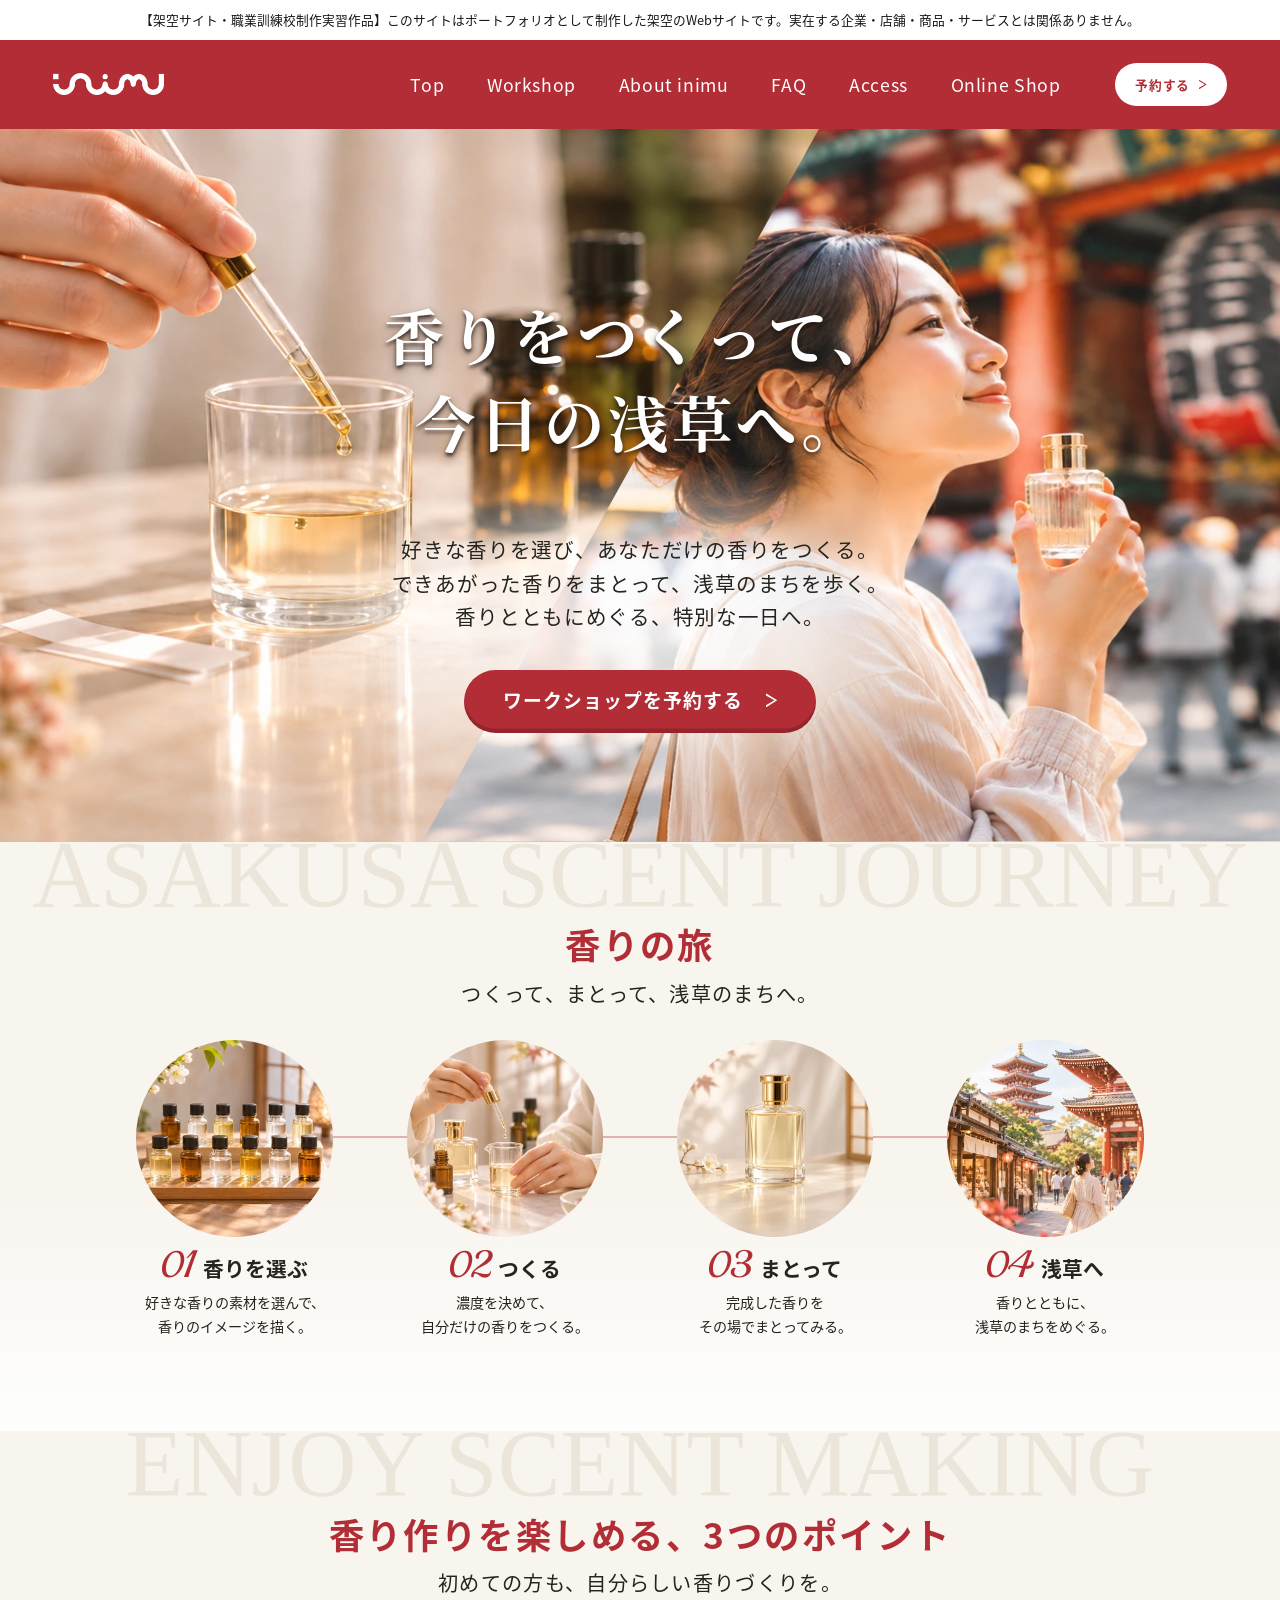
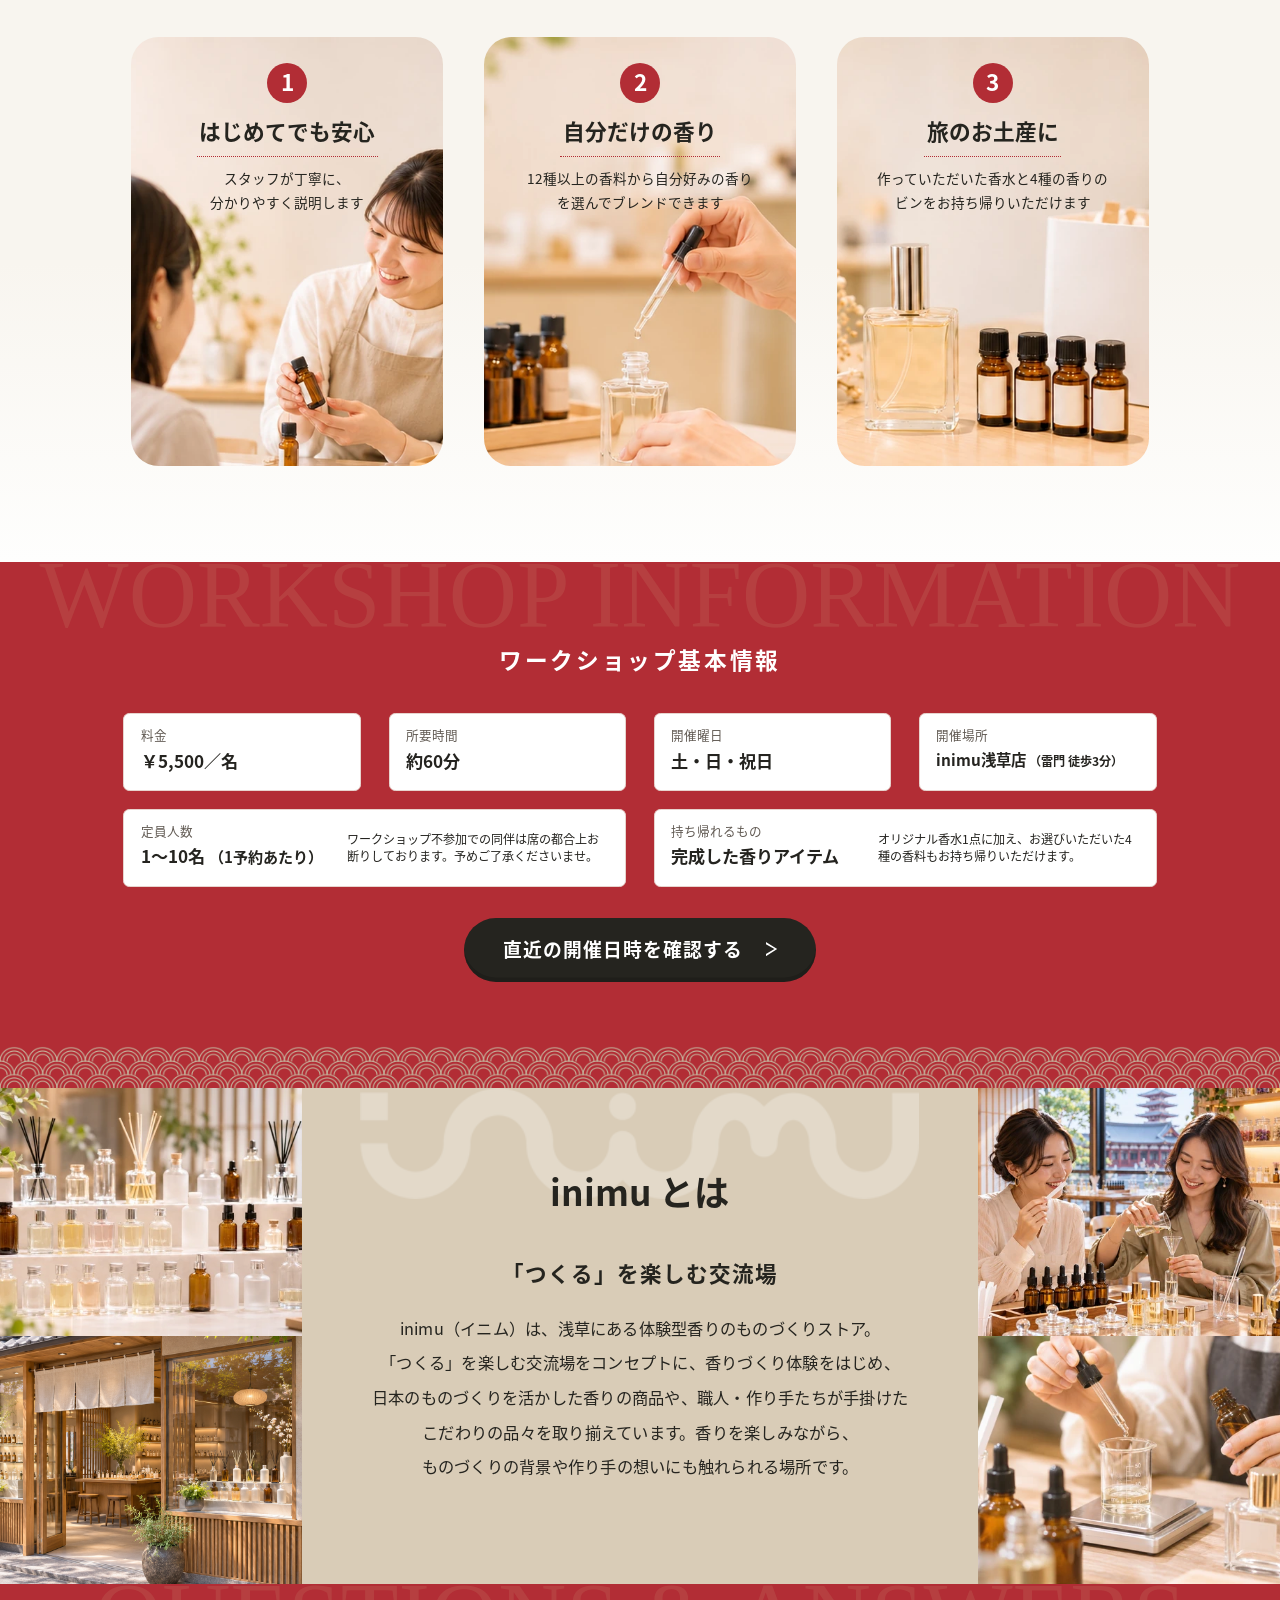
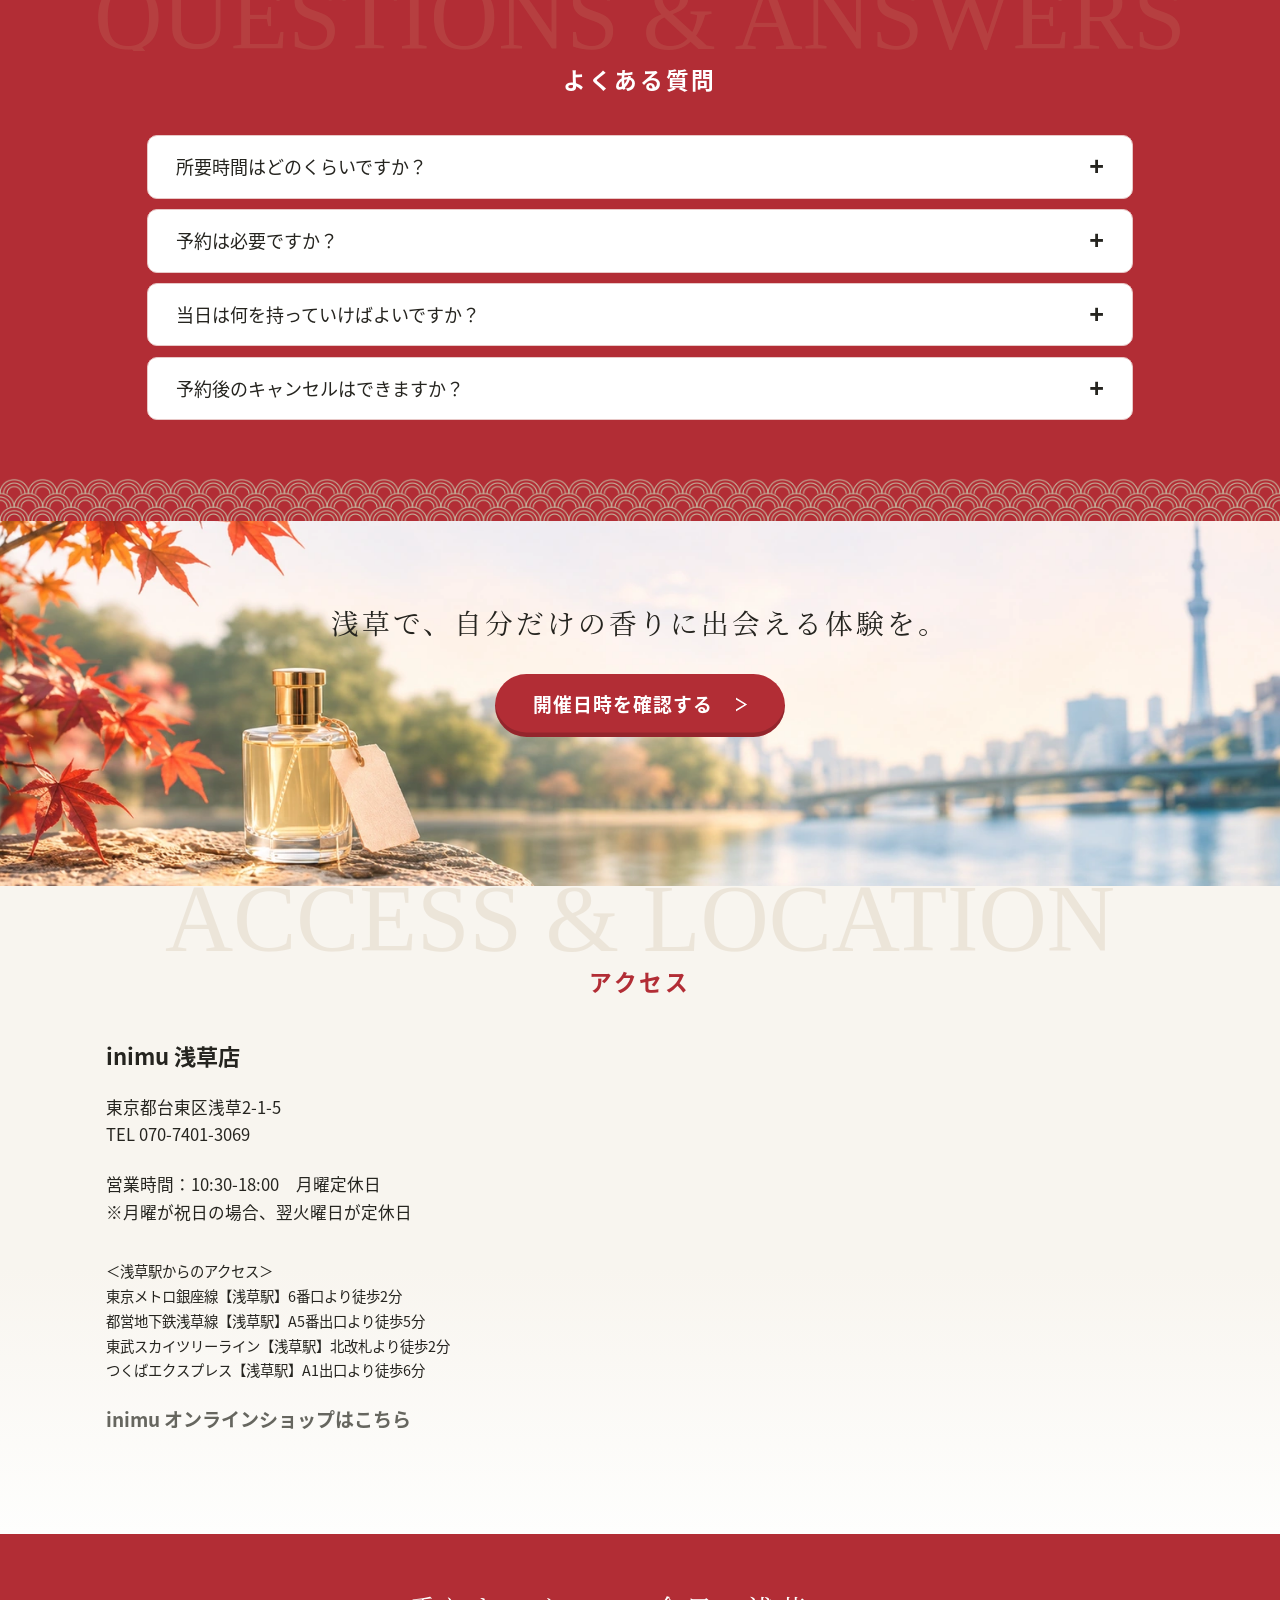
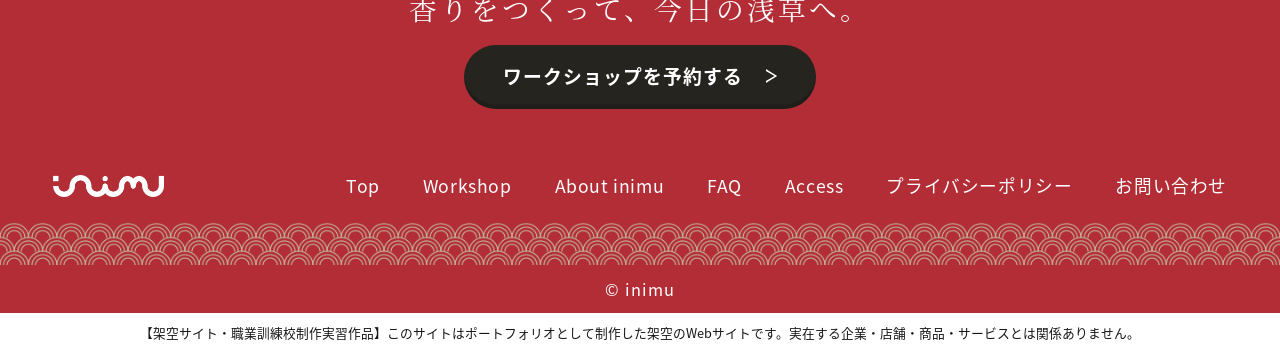
<file: index.html>
<!doctype html>
<html lang="ja">

<head>
  <meta charset="utf-8">
  <meta name="viewport" content="width=device-width, initial-scale=1">
  <meta name="description" content="浅草のinimuで、自分だけの香りをつくる調香ワークショップ。体験の流れ、開催情報、店舗へのアクセスをご案内します。">
  <meta name="theme-color" content="#b22d35">
  <title>香りをつくって、今日の浅草へ。｜inimu ワークショップ</title>
  <link rel="preconnect" href="https://fonts.googleapis.com">
  <link rel="preconnect" href="https://fonts.gstatic.com" crossorigin>
  <link href="https://fonts.googleapis.com/css2?family=Playball&display=swap" rel="stylesheet">
  <link rel="stylesheet" href="./css/style.css">
  <script src="./js/scroll-reveal.js" defer></script>
</head>

<body id="top">
  <p class="site-note">【架空サイト・職業訓練校制作実習作品】このサイトはポートフォリオとして制作した架空のWebサイトです。実在する企業・店舗・商品・サービスとは関係ありません。</p>
  <header class="site-header">
    <a class="brand" href="#top" aria-label="inimu トップ">
      <img src="./assets/logo-white.webp" alt="inimu" width="220" height="48">
    </a>
    <details class="mobile-menu">
      <summary aria-label="メニューを開閉"><span></span><span></span><span></span></summary>
      <nav aria-label="スマートフォンメニュー">
        <ul>
          <li><a href="#top">Top</a></li>
          <li><a href="#workshop">Workshop</a></li>
          <li><a href="#about">About inimu</a></li>
          <li><a href="#faq">FAQ</a></li>
          <li><a href="#access">Access</a></li>
          <li><a href="https://inimu.jp/">Online Shop</a></li>
        </ul>
      </nav>
    </details>
    <nav class="header-nav" aria-label="メインメニュー">
      <ul>
        <li><a href="#top">Top</a></li>
        <li><a href="#workshop">Workshop</a></li>
        <li><a href="#about">About inimu</a></li>
        <li><a href="#faq">FAQ</a></li>
        <li><a href="#access">Access</a></li>
        <li><a href="https://inimu.jp/">Online Shop</a></li>
      </ul>
    </nav>
    <a class="button button--small" href="https://www.jalan.net/kankou/spt_guide000000223856/activity/l000051249/">
      予約する <span class="arrow" aria-hidden="true"></span>
    </a>
  </header>

  <main>
    <section class="hero" aria-labelledby="hero-title">
      <div class="hero-photos" aria-hidden="true">
        <img class="hero-left" src="./assets/hero-left.webp" alt="" fetchpriority="high">
        <div class="hero-right"><img src="./assets/hero-right.webp" alt="" fetchpriority="high"></div>
      </div>
      <div class="hero-content">
        <h1 id="hero-title">香りをつくって、<br>今日の浅草へ。</h1>
        <div class="hero-intro">
          <p>好きな香りを選び、あなただけの香りをつくる。<br>できあがった香りをまとって、浅草のまちを歩く。<br>香りとともにめぐる、特別な一日へ。</p>
          <a class="button" href="https://www.jalan.net/kankou/spt_guide000000223856/activity/l000051249/">
            ワークショップを予約する <span class="arrow" aria-hidden="true"></span>
          </a>
        </div>
      </div>
    </section>

    <section class="journey paper" aria-labelledby="journey-title">
      <span class="section-lettering" aria-hidden="true">ASAKUSA SCENT JOURNEY</span>
      <h2 class="section-title" id="journey-title">香りの旅</h2>
      <p class="section-lead">つくって、まとって、浅草のまちへ。</p>
      <ol class="journey-steps">
        <li>
          <img src="./assets/journey-01.webp" alt="棚に並ぶ香りのボトル" width="240" height="240">
          <h3><span aria-hidden="true">01</span> 香りを選ぶ</h3>
          <p>好きな香りの素材を選んで、<br>香りのイメージを描く。</p>
        </li>
        <li>
          <img src="./assets/journey-02.webp" alt="スポイトで香りを調合する手元" width="240" height="240">
          <h3><span aria-hidden="true">02</span> つくる</h3>
          <p>濃度を決めて、<br>自分だけの香りをつくる。</p>
        </li>
        <li>
          <img src="./assets/journey-03.webp" alt="できあがった香水" width="240" height="240">
          <h3><span aria-hidden="true">03</span> まとって</h3>
          <p>完成した香りを<br>その場でまとってみる。</p>
        </li>
        <li>
          <img src="./assets/journey-04.webp" alt="五重塔が見える浅草の街並み" width="240" height="240">
          <h3><span aria-hidden="true">04</span> 浅草へ</h3>
          <p>香りとともに、<br>浅草のまちをめぐる。</p>
        </li>
      </ol>
    </section>

    <section class="features paper" aria-labelledby="features-title">
      <span class="section-lettering" aria-hidden="true">ENJOY SCENT MAKING</span>
      <h2 class="section-title" id="features-title">香り作りを楽しめる、<wbr>3つのポイント</h2>
      <p class="section-lead">初めての方も、自分らしい香りづくりを。</p>
      <ol class="feature-cards">
        <li class="feature-card feature-card--guide">
          <span class="feature-number" aria-hidden="true">1</span>
          <h3>はじめてでも安心</h3>
          <p>スタッフが丁寧に、<br>分かりやすく説明します</p>
        </li>
        <li class="feature-card feature-card--blend">
          <span class="feature-number" aria-hidden="true">2</span>
          <h3>自分だけの香り</h3>
          <p>12種以上の香料から自分好みの香り<br>を選んでブレンドできます</p>
        </li>
        <li class="feature-card feature-card--keepsake">
          <span class="feature-number" aria-hidden="true">3</span>
          <h3>旅のお土産に</h3>
          <p>作っていただいた香水と4種の香りの<br>ビンをお持ち帰りいただけます</p>
        </li>
      </ol>
    </section>

    <section class="workshop red patterned" id="workshop" aria-labelledby="workshop-title">
      <span class="section-lettering" aria-hidden="true">WORKSHOP INFORMATION</span>
      <h2 class="section-title section-title--small" id="workshop-title">ワークショップ基本情報</h2>
      <dl class="workshop-facts">
        <div class="fact">
          <dt>料金</dt>
          <dd>￥5,500／名</dd>
        </div>
        <div class="fact">
          <dt>所要時間</dt>
          <dd>約60分</dd>
        </div>
        <div class="fact">
          <dt>開催曜日</dt>
          <dd>土・日・祝日</dd>
        </div>
        <div class="fact fact--venue">
          <dt>開催場所</dt>
          <dd>inimu浅草店 <small>（雷門 徒歩3分）</small></dd>
        </div>
        <div class="fact fact--wide">
          <dt>定員人数</dt>
          <dd>1〜10名 <small>（1予約あたり）</small>
            <span>ワークショップ不参加での同伴は席の都合上お断りしております。予めご了承くださいませ。</span>
          </dd>
        </div>
        <div class="fact fact--wide">
          <dt>持ち帰れるもの</dt>
          <dd>完成した香りアイテム
            <span>オリジナル香水1点に加え、お選びいただいた4種の香料もお持ち帰りいただけます。</span>
          </dd>
        </div>
      </dl>
      <a class="button button--dark" href="https://www.jalan.net/kankou/spt_guide000000223856/activity/l000051249/">
        直近の開催日時を確認する <span class="arrow" aria-hidden="true"></span>
      </a>
    </section>

    <section class="about" id="about" aria-labelledby="about-title">
      <div class="about-gallery about-gallery--left">
        <img src="./assets/about-shelf.webp" alt="店内に並ぶ香りの商品" loading="lazy">
        <img class="about-gallery__asakusa" src="./assets/about-asakusa.png" alt="浅草の景色が見えるワークショップ会場" loading="lazy">
      </div>
      <div class="about-content">
        <h2 id="about-title">inimu とは</h2>
        <p class="about-tagline">「つくる」を楽しむ交流場</p>
        <p>inimu（イニム）は、浅草にある体験型香りのものづくりストア。<br class="desktop-break">
          「つくる」を楽しむ交流場をコンセプトに、香りづくり体験をはじめ、<br class="desktop-break">
          日本のものづくりを活かした香りの商品や、職人・作り手たちが手掛けた<br class="desktop-break">
          こだわりの品々を取り揃えています。香りを楽しみながら、<br class="desktop-break">
          ものづくりの背景や作り手の想いにも触れられる場所です。</p>
      </div>
      <div class="about-gallery about-gallery--right">
        <img src="./assets/about-workshop.webp" alt="香水づくりを楽しむ参加者" loading="lazy">
        <img src="./assets/about-hands.webp" alt="香料を量りながら調合する様子" loading="lazy">
      </div>
    </section>

    <section class="faq red patterned" id="faq" aria-labelledby="faq-title">
      <span class="section-lettering" aria-hidden="true">QUESTIONS &amp; ANSWERS</span>
      <h2 class="section-title section-title--small" id="faq-title">よくある質問</h2>
      <div class="faq-list">
        <details>
          <summary>所要時間はどのくらいですか？</summary>
          <p>体験は約60分です。開始10分前までに、店舗1階で受付をお願いします。</p>
        </details>
        <details>
          <summary>予約は必要ですか？</summary>
          <p>はい、事前予約が必要です。じゃらんnetからご希望の日時と空き状況をご確認のうえ、お申し込みください。お支払いはオンラインカード決済です。</p>
        </details>
        <details>
          <summary>当日は何を持っていけばよいですか？</summary>
          <p>特別な持ち物は必要ありませんので、手ぶらでご参加いただけます。受付時に、じゃらんnetの予約完了画面をご提示ください。</p>
        </details>
        <details>
          <summary>予約後のキャンセルはできますか？</summary>
          <p>キャンセルは前日の19:00まで可能です。当日キャンセル・無連絡キャンセルの場合は、体験料金の100％のキャンセル料がかかります。</p>
        </details>
      </div>
    </section>

    <section class="riverside" aria-label="開催日時のご案内">
      <p>浅草で、自分だけの香りに出会える体験を。</p>
      <a class="button button--compact" href="https://www.jalan.net/kankou/spt_guide000000223856/activity/l000051249/">
        開催日時を確認する <span class="arrow" aria-hidden="true"></span>
      </a>
    </section>

    <section class="access paper" id="access" aria-labelledby="access-title">
      <span class="section-lettering" aria-hidden="true">ACCESS &amp; LOCATION</span>
      <h2 class="section-title section-title--small" id="access-title">アクセス</h2>
      <div class="access-content">
        <div class="access-info">
          <h3>inimu 浅草店</h3>
          <address>東京都台東区浅草2-1-5<br>TEL <a href="tel:07074013069">070-7401-3069</a></address>
          <p>営業時間：10:30-18:00　月曜定休日<br>※月曜が祝日の場合、翌火曜日が定休日</p>
          <div class="directions">
            <p>＜浅草駅からのアクセス＞</p>
            <ul>
              <li>東京メトロ銀座線【浅草駅】6番口より徒歩2分</li>
              <li>都営地下鉄浅草線【浅草駅】A5番出口より徒歩5分</li>
              <li>東武スカイツリーライン【浅草駅】北改札より徒歩2分</li>
              <li>つくばエクスプレス【浅草駅】A1出口より徒歩6分</li>
            </ul>
          </div>
          <a class="shop-link" href="https://inimu.jp/">inimu オンラインショップはこちら</a>
        </div>
        <iframe class="access-map"
          src="https://www.google.com/maps?q=inimu+%E6%B5%85%E8%8D%89%E5%BA%97+%E6%9D%B1%E4%BA%AC%E9%83%BD%E5%8F%B0%E6%9D%B1%E5%8C%BA%E6%B5%85%E8%8D%892-1-5&amp;output=embed"
          title="inimu 浅草店のGoogle マップ" referrerpolicy="strict-origin-when-cross-origin"></iframe>
      </div>
    </section>
  </main>

  <footer class="site-footer red">
    <div class="footer-invite">
      <p>香りをつくって、今日の浅草へ。</p>
      <a class="button button--dark" href="https://www.jalan.net/kankou/spt_guide000000223856/activity/l000051249/">
        ワークショップを予約する <span class="arrow" aria-hidden="true"></span>
      </a>
    </div>
    <div class="footer-bar patterned">
      <a class="brand" href="#top" aria-label="inimu トップ">
        <img src="./assets/logo-white.webp" alt="inimu" width="220" height="48" loading="lazy">
      </a>
      <nav aria-label="フッターメニュー">
        <ul>
          <li><a href="#top">Top</a></li>
          <li><a href="#workshop">Workshop</a></li>
          <li><a href="#about">About inimu</a></li>
          <li><a href="#faq">FAQ</a></li>
          <li><a href="#access">Access</a></li>
          <li><a href="./privacy.html">プライバシーポリシー</a></li>
          <li><a href="./contact.html">お問い合わせ</a></li>
        </ul>
      </nav>
    </div>
    <small class="copyright">© inimu</small>
    <p class="site-note">【架空サイト・職業訓練校制作実習作品】このサイトはポートフォリオとして制作した架空のWebサイトです。実在する企業・店舗・商品・サービスとは関係ありません。</p>
  </footer>
</body>

</html>
</file>
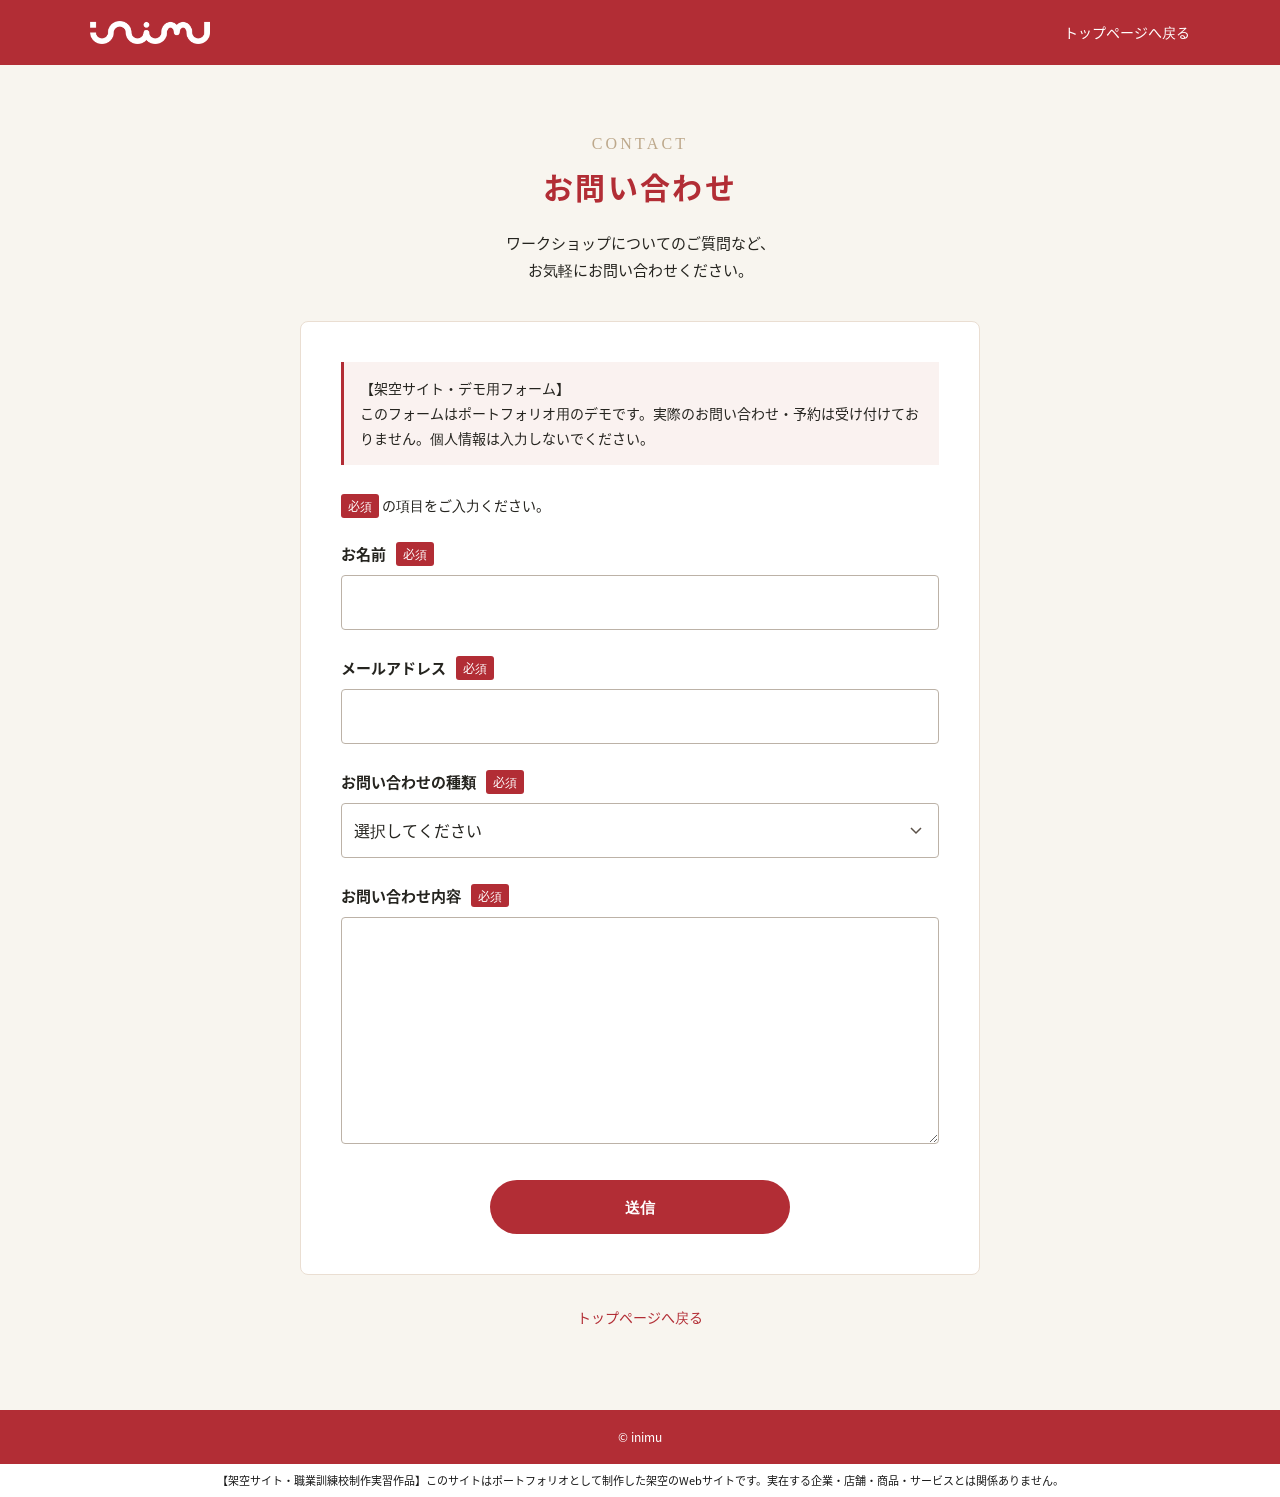
<file: contact.html>
<!doctype html>
<html lang="ja">
<head>
  <meta charset="utf-8">
  <meta name="viewport" content="width=device-width, initial-scale=1">
  <meta name="description" content="inimu ワークショップへのお問い合わせページです。">
  <meta name="theme-color" content="#b22d35">
  <title>お問い合わせ｜inimu ワークショップ</title>
  <link rel="stylesheet" href="./css/style.css">
  <link rel="stylesheet" href="./css/contact.css">
  <script src="./js/contact.js" defer></script>
</head>
<body class="contact-page">
  <header class="contact-header">
    <a href="./index.html" aria-label="inimu トップページ"><img src="./assets/logo-white.webp" alt="inimu" width="220" height="48"></a>
    <a href="./index.html">トップページへ戻る</a>
  </header>
  <main class="contact-main">
    <div class="contact-intro">
      <p class="contact-eyebrow" lang="en">CONTACT</p>
      <h1>お問い合わせ</h1>
      <p>ワークショップについてのご質問など、<br class="contact-break">お気軽にお問い合わせください。</p>
    </div>
    <div class="contact-card">
      <p class="contact-notice">【架空サイト・デモ用フォーム】<br>このフォームはポートフォリオ用のデモです。実際のお問い合わせ・予約は受け付けておりません。個人情報は入力しないでください。</p>
      <form id="contact-form">
        <p class="contact-required-note"><span>必須</span> の項目をご入力ください。</p>
        <div class="contact-field">
          <label for="name">お名前 <span>必須</span></label>
          <input id="name" name="name" type="text" autocomplete="name" required>
        </div>
        <div class="contact-field">
          <label for="email">メールアドレス <span>必須</span></label>
          <input id="email" name="email" type="email" autocomplete="email" required>
        </div>
        <div class="contact-field">
          <label for="subject">お問い合わせの種類 <span>必須</span></label>
          <select id="subject" name="subject" required>
            <option value="" selected disabled>選択してください</option>
            <option>ワークショップについて</option>
            <option>ご予約について</option>
            <option>その他</option>
          </select>
        </div>
        <div class="contact-field">
          <label for="message">お問い合わせ内容 <span>必須</span></label>
          <textarea id="message" name="message" rows="7" required></textarea>
        </div>
        <button class="contact-submit" type="button" id="contact-demo">送信</button>
        <p class="contact-result" id="contact-result" role="status" tabindex="-1" hidden></p>
        <noscript><p class="contact-noscript">デモを試すにはJavaScriptを有効にしてください。</p></noscript>
      </form>
    </div>
    <a class="contact-back" href="./index.html">トップページへ戻る</a>
  </main>
  <footer class="contact-footer">
    <small>© inimu</small>
    <p>【架空サイト・職業訓練校制作実習作品】このサイトはポートフォリオとして制作した架空のWebサイトです。実在する企業・店舗・商品・サービスとは関係ありません。</p>
  </footer>
</body>
</html>
</file>
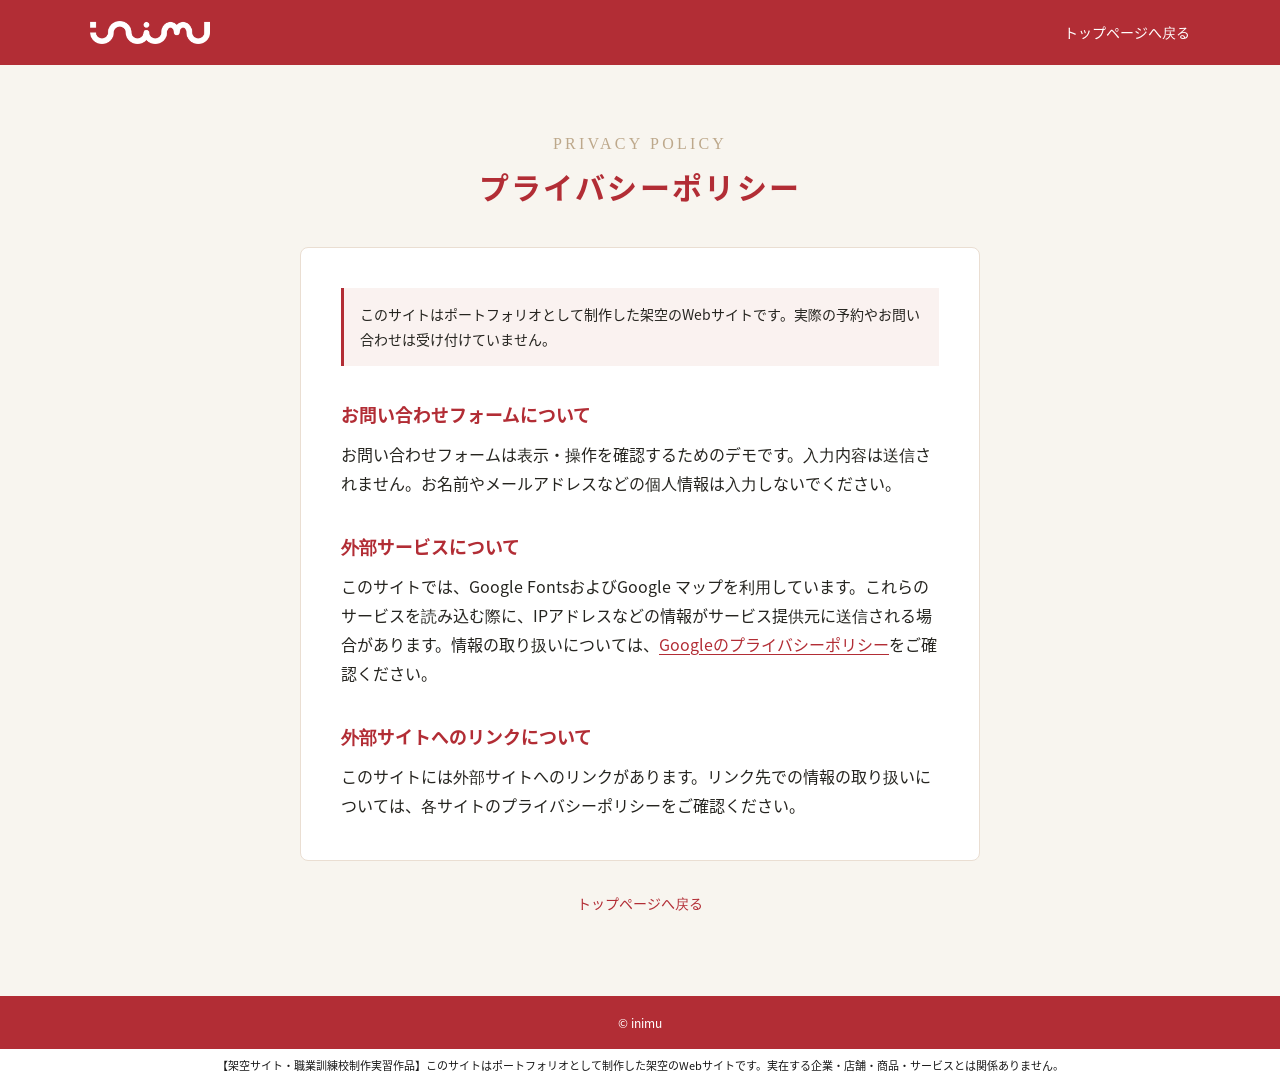
<file: privacy.html>
<!doctype html>
<html lang="ja">
<head>
  <meta charset="utf-8">
  <meta name="viewport" content="width=device-width, initial-scale=1">
  <meta name="description" content="inimu ワークショップのプライバシーポリシーです。">
  <meta name="theme-color" content="#b22d35">
  <title>プライバシーポリシー｜inimu ワークショップ</title>
  <link rel="stylesheet" href="./css/style.css">
  <link rel="stylesheet" href="./css/contact.css">
  <link rel="stylesheet" href="./css/privacy.css">
</head>
<body class="contact-page">
  <header class="contact-header">
    <a href="./index.html" aria-label="inimu トップページ"><img src="./assets/logo-white.webp" alt="inimu" width="220" height="48"></a>
    <a href="./index.html">トップページへ戻る</a>
  </header>
  <main class="contact-main">
    <div class="contact-intro">
      <p class="contact-eyebrow" lang="en">PRIVACY POLICY</p>
      <h1>プライバシーポリシー</h1>
    </div>
    <div class="contact-card privacy-card">
      <p class="contact-notice">このサイトはポートフォリオとして制作した架空のWebサイトです。実際の予約やお問い合わせは受け付けていません。</p>
      <section>
        <h2>お問い合わせフォームについて</h2>
        <p>お問い合わせフォームは表示・操作を確認するためのデモです。入力内容は送信されません。お名前やメールアドレスなどの個人情報は入力しないでください。</p>
      </section>
      <section>
        <h2>外部サービスについて</h2>
        <p>このサイトでは、Google FontsおよびGoogle マップを利用しています。これらのサービスを読み込む際に、IPアドレスなどの情報がサービス提供元に送信される場合があります。情報の取り扱いについては、<a href="https://policies.google.com/privacy?hl=ja">Googleのプライバシーポリシー</a>をご確認ください。</p>
      </section>
      <section>
        <h2>外部サイトへのリンクについて</h2>
        <p>このサイトには外部サイトへのリンクがあります。リンク先での情報の取り扱いについては、各サイトのプライバシーポリシーをご確認ください。</p>
      </section>
    </div>
    <a class="contact-back" href="./index.html">トップページへ戻る</a>
  </main>
  <footer class="contact-footer">
    <small>© inimu</small>
    <p>【架空サイト・職業訓練校制作実習作品】このサイトはポートフォリオとして制作した架空のWebサイトです。実在する企業・店舗・商品・サービスとは関係ありません。</p>
  </footer>
</body>
</html>
</file>
<file: css/style.css>
@font-face {
  font-family: "Noto Sans JP";
  src: url("../assets/fonts/noto-sans-jp-regular.woff") format("woff");
  font-weight: 400;
  font-display: swap;
}

@font-face {
  font-family: "Noto Sans JP";
  src: url("../assets/fonts/noto-sans-jp-bold.woff") format("woff");
  font-weight: 600 800;
  font-display: swap;
}

@font-face {
  font-family: "Noto Serif JP";
  src: url("../assets/fonts/noto-serif-jp-regular.woff") format("woff");
  font-weight: 400;
  font-display: swap;
}

@font-face {
  font-family: "Noto Serif JP";
  src: url("../assets/fonts/noto-serif-jp-bold.woff") format("woff");
  font-weight: 600 800;
  font-display: swap;
}

:root {
  /* On desktop, 1rem represents one pixel in the 508px-wide design reference. */
  font-size: 0.196850394vw;
  --red: #b22d35;
  --ink: #25241f;
  --paper: #f8f5ef;
  --sand: #d9ccb7;
  --sans: "Noto Sans JP", "Noto Sans CJK JP", sans-serif;
  --serif: "Noto Serif JP", "Noto Serif CJK JP", serif;
}

*, *::before, *::after { box-sizing: border-box; }
body { margin: 0; color: var(--ink); background: #fff; font: 400 7rem/1.65 var(--sans); }
h1, h2, h3, p, ol, ul, dl, dd { margin: 0; }
ol, ul { padding: 0; list-style: none; }
img { display: block; max-width: 100%; }
a { color: inherit; text-decoration: none; }
a:focus-visible, summary:focus-visible { outline: 2px solid currentColor; outline-offset: 3px; }
nav a:hover { text-decoration: underline; text-underline-offset: .22em; }

.site-note {
  display: grid;
  place-items: center;
  min-height: 16rem;
  padding: 2rem 10rem;
  color: #171717;
  background: #fff;
  text-align: center;
  font-size: 5.05rem;
  line-height: 1.4;
}

.site-header {
  display: flex;
  align-items: center;
  height: 35rem;
  padding: 0 21rem;
  background: var(--red);
  color: #fff;
}

.brand { display: block; flex: 0 0 44rem; width: 44rem; }
.brand img { width: 100%; height: auto; }
.mobile-menu { display: none; }
.header-nav { margin-left: auto; }
.header-nav ul, .footer-bar ul { display: flex; align-items: center; gap: 17rem; }
.header-nav a, .footer-bar nav a { font-size: 7rem; letter-spacing: .035em; white-space: nowrap; }

.button {
  zoom: .9;
  display: inline-flex;
  align-items: center;
  justify-content: center;
  gap: 10rem;
  width: max-content;
  max-width: 100%;
  min-height: 28rem;
  padding: 4rem 14rem 5rem;
  border-radius: 999px;
  background: var(--red);
  color: #fff;
  box-shadow: inset 0 -2rem 0 rgb(0 0 0 / 17%);
  font: 700 8.3rem/1.4 var(--sans);
  letter-spacing: .055em;
  text-align: center;
  transition: filter .18s ease;
}
.button:hover { filter: brightness(.89); }
.button--dark { background: var(--ink); }
.button--compact { min-width: 128rem; }
.button:not(.button--small, .button--compact) { min-width: 155rem; }
.button--small {
  gap: 4rem;
  min-height: 19rem;
  margin-left: 24rem;
  padding: 2rem 9rem;
  background: #fff;
  box-shadow: none;
  color: var(--red);
  font-size: 5.6rem;
}
.arrow {
  display: block;
  flex: 0 0 .6em;
  width: .6em;
  height: .75em;
  background: currentColor;
  clip-path: polygon(0 0, 100% 50%, 0 100%, 0 85%, 76% 50%, 0 15%);
}

.hero {
  position: relative;
  isolation: isolate;
  height: 283rem;
  overflow: hidden;
  text-align: center;
}

.hero-photos, .hero-right { position: absolute; inset: 0; z-index: -1; }
.hero-left, .hero-right img { position: absolute; max-width: none; }
.hero-left { width: 526rem; height: 351rem; left: -88rem; top: -26rem; }
.hero-right { z-index: 0; clip-path: polygon(64% 0, 100% 0, 100% 100%, 33% 100%); }
.hero-right img { width: 563rem; height: 376rem; left: 70rem; top: -.5rem; transform: translateX(5px); }

.hero-content { padding-top: 64rem; }
.hero h1 {
  color: #fff;
  font: 700 24rem/1.45 var(--serif);
  letter-spacing: .07em;
  text-shadow: 0 1rem 1.5rem rgb(36 24 15 / 77%), 0 2rem 4rem rgb(36 24 15 / 45%);
}
.hero-intro {
  position: relative;
  isolation: isolate;
  width: max-content;
  max-width: 100%;
  margin: 27rem auto 0;
}
.hero-intro::before {
  position: absolute;
  z-index: -1;
  inset: -18rem -58rem -35rem;
  transform: translateY(-25px);
  background: radial-gradient(ellipse, rgb(255 255 255 / 92%) 0, rgb(255 255 255 / 72%) 32%, transparent 72%);
  content: "";
}
.hero-intro p { font: 400 8.15rem/1.63 var(--sans); letter-spacing: .035em; }
.hero-intro .button { margin-top: 16rem; }

.paper { background: linear-gradient(180deg, var(--paper) 59%, #fefefd 100%); }
.red { background: var(--red); color: #fff; }
.journey, .features, .workshop, .faq, .access { position: relative; isolation: isolate; text-align: center; }
.section-lettering {
  position: absolute;
  z-index: -1;
  inset: 0 0 auto;
  transform: translateY(-1px);
  overflow: hidden;
  color: #eae2d5;
  opacity: .82;
  font: 400 37.5rem/.72 "Times New Roman", serif;
  white-space: nowrap;
  pointer-events: none;
}
.red .section-lettering { color: #b74242; opacity: .9; }
.section-title { color: var(--red); font-size: 14rem; line-height: 1.55; letter-spacing: .07em; }
.red .section-title { color: #fff; }
.section-title--small { font-size: 9rem; letter-spacing: .115em; }
.section-lead { margin-top: 2rem; font-size: 8rem; letter-spacing: .065em; }

.journey { min-height: 234rem; padding: 30rem 0 32rem; }
.journey-steps {
  position: relative;
  display: grid;
  grid-template-columns: repeat(4, minmax(0, 1fr));
  width: 429rem;
  margin: 12rem auto 0;
}
.journey-steps::before {
  position: absolute;
  z-index: -1;
  top: 38rem;
  right: 20rem;
  left: 20rem;
  height: .65rem;
  background: linear-gradient(90deg, transparent 8%, rgb(178 45 53 / 34%) 18%, rgb(178 45 53 / 34%) 82%, transparent 92%);
  content: "";
}
.journey-steps img { width: 78rem; height: 78rem; margin: 0 auto; border-radius: 50%; object-fit: cover; }
.journey-steps h3 { margin-top: 3rem; font-size: 8.25rem; }
.journey-steps h3 span { margin-right: 2px; color: var(--red); font: 400 15rem/1.1 "Playball", cursive; }
.journey-steps p { margin-top: 2rem; font-size: 5.6rem; line-height: 1.7; }

.features { min-height: 290rem; padding: 30rem 0 35rem; }
.feature-cards { display: grid; grid-template-columns: repeat(3, 1fr); gap: 16rem; width: 404rem; margin: 15rem auto 0; }
.feature-card {
  height: 170rem;
  border-radius: 11rem;
  padding: 10rem 4rem 0;
  background: #e9d9cc var(--card-image) center / cover no-repeat;
}
.feature-card--guide { --card-image: url("../assets/feature-guide.webp"); }
.feature-card--blend { --card-image: url("../assets/feature-blend.webp"); }
.feature-card--keepsake { --card-image: url("../assets/feature-keepsake.webp"); }
.feature-number {
  display: grid;
  place-items: center;
  width: 16rem;
  height: 16rem;
  margin: 0 auto;
  border-radius: 50%;
  background: var(--red);
  color: #fff;
  font: 700 9rem/1 var(--sans);
}
.feature-card h3 { width: max-content; margin: 4rem auto 0; padding: 0 1rem 3rem; border-bottom: .55rem dotted var(--red); font-size: 8.6rem; }
.feature-card p { margin-top: 4rem; font-size: 5.4rem; line-height: 1.7; }

.patterned { position: relative; }
.patterned::after {
  position: absolute;
  right: 0;
  bottom: 0;
  left: 0;
  height: 17rem;
  background: url("../assets/seigaiha.png") left bottom / 100% 100% no-repeat;
  pointer-events: none;
  content: "";
}
.workshop { min-height: 209rem; padding: 32rem 0 32rem; }
.workshop-facts {
  display: grid;
  grid-template-columns: repeat(4, minmax(0, 1fr));
  gap: 7rem 11rem;
  width: 410rem;
  margin: 14rem auto 0;
  text-align: left;
}
.fact { min-height: 31rem; padding: 4.5rem 6.5rem; border: .5rem solid #e7d4ce; border-radius: 2.5rem; background: #fff; color: #24231f; }
.fact dt { margin-bottom: 1rem; font-size: 5rem; color: #615a53; }
.fact dd { font-size: 6.8rem; font-weight: 700; line-height: 1.35; }
.fact small { font-size: .88em; }
.fact--venue dd { font-size: 6.1rem; white-space: nowrap; }
.fact--venue dd small { font-size: .79em; white-space: nowrap; }
.fact--wide { grid-column: span 2; position: relative; padding-right: 52%; }
.fact--wide dd > span {
  position: absolute;
  top: 50%;
  right: 7rem;
  width: 52%;
  transform: translateY(-50%);
  font-size: 4.8rem;
  font-weight: 400;
  line-height: 1.45;
}
.workshop > .button { margin-top: 14rem; }

.about {
  display: grid;
  grid-template-columns: 120fr 268fr 120fr;
  min-height: 196rem;
  background: var(--sand);
  text-align: center;
}
.about-gallery { display: grid; grid-template-rows: 1fr 1fr; min-width: 0; }
.about-gallery img { width: 100%; height: 100%; min-height: 0; object-fit: cover; }
.about-gallery .about-gallery__asakusa { object-position: left center; }
.about-content { position: relative; isolation: isolate; padding: 29rem 9rem 20rem; }
.about-content::before {
  position: absolute;
  z-index: -1;
  inset: 0 0 auto;
  height: 44rem;
  background: url("../assets/logo-white.webp") top center / 222rem auto no-repeat;
  opacity: .26;
  content: "";
}
.about h2 { font-size: 14rem; }
.about-tagline { margin: 14rem 0 8rem; font-size: 8.55rem; font-weight: 700; letter-spacing: .045em; }
.about-content > p:last-child { font-size: 6.45rem; line-height: 2.13; letter-spacing: .015em; }

.faq { min-height: 213rem; padding: 31rem 0 34rem; }
.faq-list { width: 391rem; margin: 15rem auto 0; text-align: left; }
.faq details {
  border: .5rem solid #e8c8c7;
  border-radius: 4rem;
  background: #fff;
  color: var(--ink);
}
.faq details + details { margin-top: 4rem; }
.faq summary {
  display: flex;
  align-items: center;
  justify-content: space-between;
  gap: 12rem;
  min-height: 24.5rem;
  padding: 4rem 11rem;
  cursor: pointer;
  font-size: 7.15rem;
  list-style: none;
}
.faq summary::-webkit-details-marker { display: none; }
.faq summary::after { flex: 0 0 auto; font: 700 10rem/1 Arial, sans-serif; content: "+"; }
.faq details[open] summary::after { content: "−"; }
.faq details p { padding: 8rem 11rem; background: rgb(180 154 112 / 30%); font-size: 7rem; }

.riverside {
  height: 145rem;
  padding: 32rem 10rem 15rem;
  background: #efe4d7 url("../assets/riverside.webp") -30rem -19rem / 541.5rem 232rem no-repeat;
  text-align: center;
}
.riverside p, .footer-invite p { font: 400 11rem/1.55 var(--serif); letter-spacing: .105em; }
.riverside .button { margin-top: 13rem; }
.access { min-height: 257rem; padding: 31rem 0 34rem; }
.access-content {
  display: grid;
  grid-template-columns: minmax(0, 1fr) 196rem;
  gap: 15rem;
  width: 424rem;
  margin: 15rem auto 0;
  text-align: left;
}
.access h3 { margin-bottom: 8rem; font-size: 8.8rem; }
.access address { margin-bottom: 9rem; font-size: 6.6rem; font-style: normal; }
.access-info > p { font-size: 6.6rem; }
.access-info a:hover { text-decoration: underline; }
.directions { margin: 13rem 0 8rem; font-size: 5.7rem; line-height: 1.73; }
.shop-link { display: inline-block; color: #66665f; font-size: calc(8.75rem - 3px); font-weight: 700; }
.access-map { display: block; align-self: start; width: 100%; height: auto; aspect-ratio: 196 / 161; border: 0; }

.site-footer { text-align: center; }
.footer-invite { padding: 21rem 10rem 12rem; }
.footer-invite .button { margin-top: 7rem; }
.footer-bar {
  display: flex;
  align-items: center;
  justify-content: space-between;
  gap: 16rem;
  min-height: 50rem;
  padding: 5rem 21rem 18rem;
}
.footer-bar ul { gap: 17rem; }
.copyright { display: grid; place-items: center; min-height: 19rem; font-size: 6.5rem; letter-spacing: .06em; }

@media (max-width: 899px) {
  :root { font-size: 2px; }
  body { font-size: 14px; }
  .site-note { min-height: 0; padding: 6px 10px; font-size: 9px; }
  .site-header {
    display: grid;
    grid-template-columns: 1fr auto;
    gap: 9px 16px;
    height: auto;
    padding: 13px 16px 10px;
  }
  .brand { flex: none; width: 83px; }
  .header-nav { grid-area: 2 / 1 / 3 / -1; width: 100%; margin: 0; }
  .header-nav ul { justify-content: center; gap: 4px clamp(8px, 3vw, 24px); flex-wrap: wrap; }
  .header-nav a { display: inline-block; padding: 3px 0; font-size: clamp(10px, 2.7vw, 14px); }
  .button { min-height: 48px; gap: 14px; padding: 9px 19px; font-size: 14px; }
  .button:not(.button--small, .button--compact) { min-width: min(100%, 275px); }
  .button--small { min-height: 40px; margin-left: 0; font-size: 12px; }

  .hero { height: max(466px, 78vw); max-height: 570px; background: #c8b09c; }
  .hero-left, .hero-right img { inset: 0; width: 100%; height: 100%; object-fit: cover; }
  .hero-left { width: 66%; object-position: 37% center; }
  .hero-right { left: 20%; clip-path: polygon(53% 0, 100% 0, 100% 100%, 5% 100%); }
  .hero-right img { object-position: 54% center; }
  .hero-content { display: flex; height: 100%; flex-direction: column; justify-content: center; gap: 40px; padding: 15px 10px 0; }
  .hero h1 { font-size: clamp(32px, 7vw, 47px); letter-spacing: .015em; }
  .hero-intro { width: min(100%, 420px); margin: 0 auto; }
  .hero-intro::before { inset: -28px -15px -24px; }
  .hero-intro p { font-size: clamp(12px, 3.25vw, 16px); letter-spacing: 0; }
  .hero-intro .button { margin-top: 24px; }

  .section-lettering { padding-top: 4px; transform: translateY(-8px); font-size: clamp(20px, 7.15vw, 48px); line-height: 1; }
  .section-title, .section-title--small { font-size: clamp(20px, 5vw, 28px); letter-spacing: .045em; }
  .section-title--small { font-size: clamp(18px, 4.5vw, 25.2px); }
  .section-lead { margin-top: 6px; font-size: 14px; letter-spacing: .025em; }
  .journey, .features, .workshop, .faq, .access { min-height: 0; padding: 49px 16px 46px; }
  .journey-steps { width: min(100%, 510px); grid-template-columns: repeat(2, minmax(0, 1fr)); gap: 23px 12px; margin-top: 23px; }
  .journey-steps::before { display: none; }
  .journey-steps img { width: clamp(102px, 29vw, 155px); height: auto; aspect-ratio: 1; }
  .journey-steps h3 { font-size: 15px; }
  .journey-steps h3 span { font-size: 26px; }
  .journey-steps p { font-size: 12px; }

  .feature-cards { width: min(100%, 530px); gap: 16px; margin-top: 24px; }
  .feature-card { height: auto; min-height: 235px; padding: 13px 5px 0; }
  .feature-number { width: 25px; height: 25px; font-size: 14px; }
  .feature-card h3 { max-width: 100%; margin-top: 7px; font-size: 14px; line-height: 1.45; }
  .feature-card p { margin-top: 5px; font-size: 11px; line-height: 1.6; }
  .feature-card p br { display: none; }

  .patterned::after { height: 22px; background-size: auto 100%; background-repeat: repeat-x; }
  .workshop, .faq { padding-bottom: 55px; }
  .workshop-facts { grid-template-columns: repeat(2, minmax(0, 1fr)); width: min(100%, 540px); margin-top: 21px; gap: 9px; }
  .fact { min-height: 60px; padding: 8px 10px; }
  .fact dt { font-size: 11px; }
  .fact dd { font-size: 13px; white-space: normal; }
  .fact--wide dd > span { display: block; position: static; width: auto; margin-top: 5px; transform: none; font-size: 11px; }
  .workshop > .button { margin-top: 24px; }

  .about { grid-template-columns: 1fr 1fr; }
  .about-content { order: -1; grid-column: 1 / -1; padding: 25px 20px 32px; }
  .about-content::before { height: 66px; background-size: 245px auto; }
  .about h2 { font-size: 25px; }
  .about-tagline { margin: 16px 0 10px; font-size: 17px; }
  .about-content > p:last-child { max-width: 440px; margin: 0 auto; font-size: 13px; line-height: 1.95; }
  .desktop-break { display: none; }
  .about-gallery { grid-template: auto / repeat(2, 1fr); }
  .about-gallery img { aspect-ratio: 1; }

  .faq-list { width: min(100%, 540px); margin-top: 22px; }
  .faq summary { min-height: 47px; font-size: 13px; }
  .faq details p { font-size: 13px; }
  .riverside {
    height: auto;
    min-height: 0;
    aspect-ratio: 553 / 216;
    padding: 4% 12px 0;
    background-position: 85% 46%;
    background-size: 140% auto;
  }
  .riverside p, .footer-invite p { font-size: clamp(15px, 3.9vw, 22px); letter-spacing: .035em; }
  .riverside p { text-shadow: 0 0 4px #fff, 0 0 9px #fff; }
  .riverside .button { margin-top: 20px; }
  .access-content { width: min(100%, 500px); grid-template-columns: 1fr; gap: 22px; margin-top: 22px; }
  .access h3 { margin-bottom: 7px; font-size: 18px; }
  .access address, .access-info > p { font-size: 13px; }
  .directions { margin: 14px 0 10px; font-size: 12px; }
  .shop-link { font-size: 11px; }
  .access-map { min-height: 260px; }
  .footer-invite { padding: 27px 16px 18px; }
  .footer-invite .button { margin-top: 14px; }
  .footer-bar { flex-direction: column; gap: 13px; padding: 12px 16px 36px; }
  .footer-bar ul { flex-wrap: wrap; justify-content: center; gap: 8px 15px; }
  .footer-bar nav a { font-size: 12px; }
  .copyright { min-height: 30px; font-size: 11px; }
}

@media (max-width: 899px) {
  body > .site-note { display: none; }
  .site-header {
    position: relative;
    z-index: 2;
    display: flex;
    justify-content: space-between;
    height: 18.1vw;
    padding: 0 7.2%;
  }
  .site-header .brand { width: 27%; }
  .site-header > .header-nav, .site-header > .button { display: none; }
  .mobile-menu { display: block; }
  .mobile-menu summary {
    display: flex;
    width: 38px;
    height: 44px;
    flex-direction: column;
    justify-content: center;
    gap: 8px;
    cursor: pointer;
    list-style: none;
  }
  .mobile-menu summary::-webkit-details-marker { display: none; }
  .mobile-menu summary span { display: block; height: 5px; background: #c0a475; }
  .mobile-menu nav {
    position: absolute;
    top: 100%;
    right: 0;
    left: 0;
    padding: 12px 7%;
    background: var(--red);
    box-shadow: 0 4px 8px rgb(0 0 0 / 15%);
  }
  .mobile-menu a { display: block; padding: 8px 0; font-size: 14px; }

  .hero { height: 116.3vw; max-height: none; }
  .hero-left { inset: -3.4vw auto auto -37%; width: 141%; height: auto; }
  .hero-right { left: 0; clip-path: polygon(69% 0, 100% 0, 100% 100%, 0 100%, 0 78%); }
  .hero-right img { inset: -3vw auto auto -6.4%; width: 166%; height: auto; transform: none; }
  .hero-content { justify-content: flex-start; gap: 0; padding: 38.5% 10px 0; }
  .hero h1 { font-size: clamp(28px, 9vw, 70px); line-height: 1.4; letter-spacing: .02em; }
  .hero-intro { width: 100%; margin-top: 7.5%; }
  .hero-intro::before { inset: -25px -20px -20px; transform: none; }
  .hero-intro p { font-size: clamp(11px, 3.5vw, 27px); line-height: 1.8; white-space: nowrap; }
  .button.button {
    width: calc(80vw - 16px);
    min-width: 0;
    min-height: 13.8vw;
    font-size: clamp(13px, 4.1vw, 32px);
  }
  .riverside .button { width: calc(75vw - 16px); }
  .hero-intro .button { margin-top: 4%; }
}

@media (max-width: 515px) {
  .feature-cards { width: min(100%, 330px); grid-template-columns: 1fr; }
  .feature-card { aspect-ratio: 124 / 150; padding: 17px 9px 0; background-position: center top; }
  .feature-number { width: 30px; height: 30px; font-size: 16px; }
  .feature-card h3 { font-size: 18px; }
  .feature-card p { font-size: 13px; }
  .feature-card p br { display: initial; }
}

@media (prefers-reduced-motion: reduce) {
  .button { transition: none; }
}

/* Sections remain visible when JavaScript is unavailable. */
@media (prefers-reduced-motion: no-preference) {
  .reveal-pending {
    opacity: 0;
    transform: translateY(24px);
    transition: opacity .8s ease, transform .8s ease;
  }

  .reveal-pending.is-visible, .reveal-pending:focus-within {
    opacity: 1;
    transform: translateY(0);
  }
}
</file>
<file: css/contact.css>
.contact-page { background: #f8f5ef; font: 400 16px/1.8 var(--sans); }
.contact-header { display: flex; align-items: center; justify-content: space-between; gap: 20px; padding: 20px max(24px, calc((100% - 1100px) / 2)); background: var(--red); color: #fff; }
.contact-header img { width: 120px; height: auto; }
.contact-header > a:last-child { font-size: 14px; }
.contact-header > a:last-child:hover, .contact-back:hover { text-decoration: underline; text-underline-offset: .25em; }
.contact-main { padding: 68px 20px 80px; }
.contact-intro { text-align: center; }
.contact-eyebrow { color: #bda88b; font: 400 16px/1.4 Georgia, serif; letter-spacing: .2em; }
.contact-intro h1 { margin: 8px 0 20px; color: var(--red); font: 700 30px/1.5 var(--sans); letter-spacing: .08em; }
.contact-intro > p:last-child { font-size: 15px; }
.contact-card { max-width: 680px; margin: 38px auto 0; padding: 40px; border: 1px solid #eaded2; border-radius: 8px; background: #fff; }
.contact-notice { padding: 14px 16px; border-left: 3px solid var(--red); background: #faf2f0; font-size: 14px; }
.contact-required-note { margin: 28px 0 22px; font-size: 14px; }
.contact-required-note span, .contact-field label span { display: inline-block; padding: 1px 7px; border-radius: 3px; background: var(--red); color: #fff; font-size: 12px; font-weight: 400; }
.contact-field + .contact-field { margin-top: 24px; }
.contact-field label { display: block; margin-bottom: 8px; font-size: 15px; font-weight: 700; }
.contact-field label span { margin-left: 7px; vertical-align: 1px; }
.contact-field input, .contact-field select, .contact-field textarea { display: block; width: 100%; padding: 12px; border: 1px solid #bcb2a7; border-radius: 4px; background: #fff; color: var(--ink); font: inherit; }
.contact-field select { appearance: none; padding-right: 42px; background: #fff url("data:image/svg+xml,%3Csvg xmlns='http://www.w3.org/2000/svg' viewBox='0 0 16 16'%3E%3Cpath d='m3 6 5 5 5-5' fill='none' stroke='%235b5149' stroke-width='1.5'/%3E%3C/svg%3E") right 14px center / 16px no-repeat; }
.contact-field textarea { resize: vertical; }
.contact-field :focus-visible, .contact-submit:focus-visible { outline: 3px solid #c77770; outline-offset: 2px; }
.contact-submit { display: block; width: min(100%, 300px); min-height: 54px; margin: 36px auto 0; border: 0; border-radius: 999px; background: var(--red); color: #fff; font: 700 15px var(--sans); cursor: pointer; }
.contact-submit:hover { filter: brightness(.89); }
.contact-result, .contact-noscript { margin-top: 20px; text-align: center; font-size: 14px; }
.contact-result { padding: 14px; background: #f8f5ef; }
.contact-back { display: block; width: fit-content; margin: 30px auto 0; color: var(--red); font-size: 14px; }
.contact-footer { background: var(--red); color: #fff; text-align: center; }
.contact-footer small { display: block; padding: 16px; font-size: 12px; }
.contact-footer p { padding: 8px 16px; background: #fff; color: #171717; font-size: 11px; line-height: 1.5; }
@media (max-width: 600px) {
  .contact-header { padding: 18px 20px; }
  .contact-header img { width: 100px; }
  .contact-header > a:last-child { font-size: 12px; }
  .contact-main { padding: 48px 16px 60px; }
  .contact-intro h1 { font-size: 26px; }
  .contact-card { margin-top: 28px; padding: 24px 18px; }
}
</file>
<file: css/privacy.css>
.privacy-card section { margin-top: 32px; }
.privacy-card h2 { margin-bottom: 10px; color: var(--red); font-size: 18px; }
.privacy-card a { color: var(--red); text-decoration: underline; text-underline-offset: .2em; }
.privacy-card a:focus-visible { outline: 3px solid #c77770; outline-offset: 3px; }
</file>
